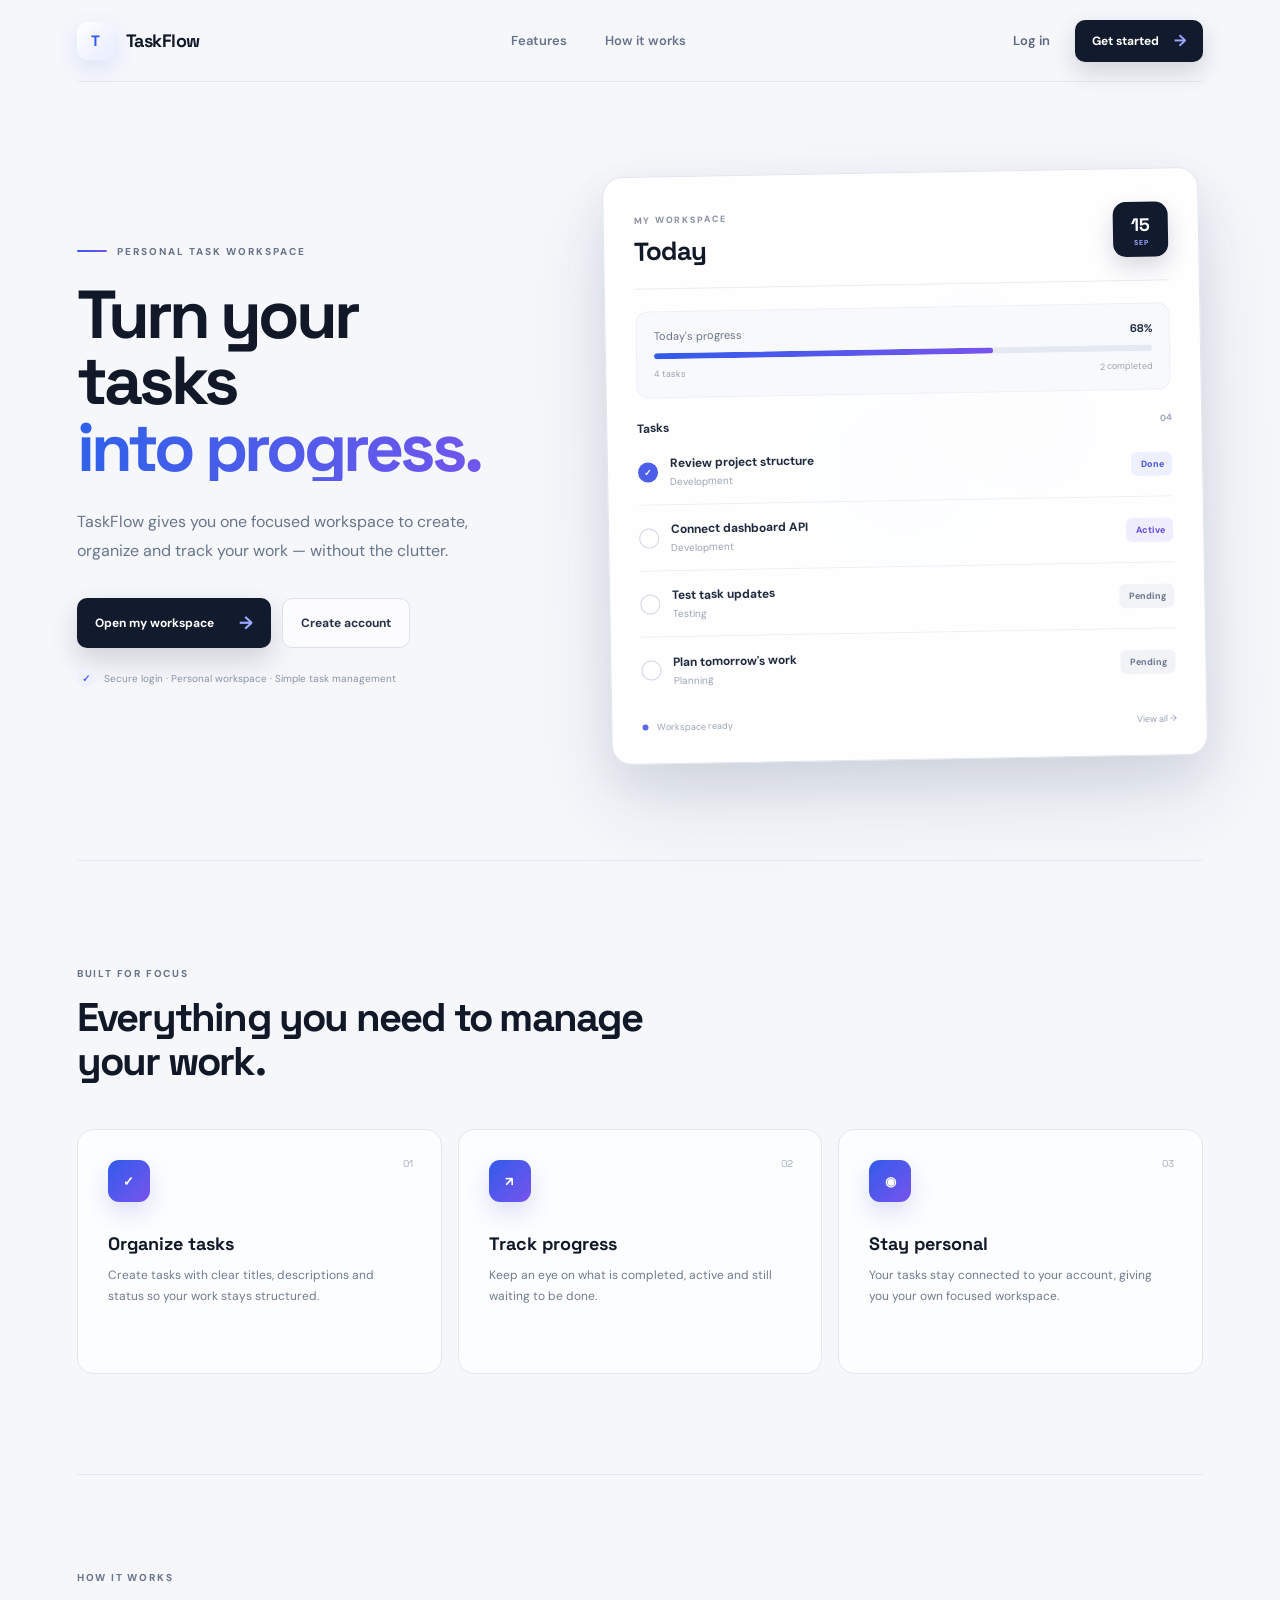
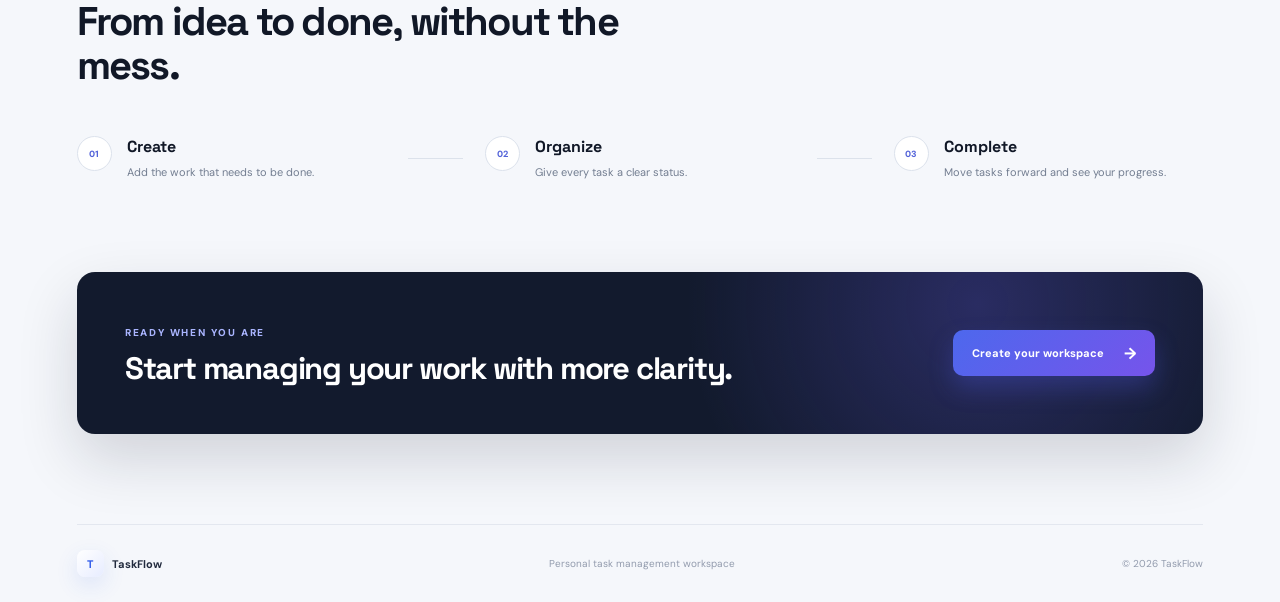
<file: src/main/webapp/index.html>
<!DOCTYPE html>
<html lang="en">
<head>
    <meta charset="UTF-8">
    <meta name="viewport" content="width=device-width, initial-scale=1.0">

    <title>TaskFlow | Organize Work Better</title>
    <script>
(function () {
    var theme = localStorage.getItem("taskflowTheme") || "system";

    if (theme === "dark") {
        document.documentElement.setAttribute("data-theme", "dark");
    } else if (theme === "light") {
        document.documentElement.setAttribute("data-theme", "light");
    } else {
        document.documentElement.setAttribute(
            "data-theme",
            window.matchMedia("(prefers-color-scheme: dark)").matches
                ? "dark"
                : "light"
        );
    }
})();
</script>

    <link rel="stylesheet" href="style.css">
</head>

<body>

<div class="page">

    <!-- ================= NAVBAR ================= -->

    <header class="navbar">

        <a href="index.html" class="logo">
            <span class="logo-mark">T</span>
            <span class="logo-name">TaskFlow</span>
        </a>

        <nav class="nav-links">
            <a href="#features">Features</a>
            <a href="#workflow">How it works</a>
        </nav>

        <div class="nav-actions">
            <a href="login.html" class="login-btn">
                Log in
            </a>

            <a href="register.html" class="start-btn">
                Get started
                <span>→</span>
            </a>
        </div>

    </header>


    <!-- ================= HERO ================= -->

    <main>

        <section class="hero">

            <div class="hero-content">

                <div class="hero-label">
                    <span></span>
                    PERSONAL TASK WORKSPACE
                </div>

                <h1>
                    Turn your tasks
                    <strong>into progress.</strong>
                </h1>

                <p class="hero-text">
                    TaskFlow gives you one focused workspace to create,
                    organize and track your work — without the clutter.
                </p>

                <div class="hero-actions">

                    <a href="login.html" class="primary-action">
                        Open my workspace
                        <span>→</span>
                    </a>

                    <a href="register.html" class="secondary-action">
                        Create account
                    </a>

                </div>

                <div class="hero-note">
                    <span class="note-icon">✓</span>
                    Secure login · Personal workspace · Simple task management
                </div>

            </div>


            <!-- ================= PRODUCT PREVIEW ================= -->

            <div class="product-area">

                <div class="glow glow-one"></div>
                <div class="glow glow-two"></div>

                <div class="product-card">

                    <div class="product-top">

                        <div>
                            <span class="product-overline">
                                MY WORKSPACE
                            </span>

                            <h2>Today</h2>
                        </div>

                        <div class="date-box">
                            <strong>15</strong>
                            <span>SEP</span>
                        </div>

                    </div>


                    <!-- Progress -->

                    <div class="progress-card">

                        <div class="progress-top">
                            <span>Today's progress</span>
                            <strong>68%</strong>
                        </div>

                        <div class="progress-track">
                            <div class="progress-fill"></div>
                        </div>

                        <div class="progress-bottom">
                            <span>4 tasks</span>
                            <span>2 completed</span>
                        </div>

                    </div>


                    <!-- Tasks -->

                    <div class="task-section">

                        <div class="section-heading">
                            <span>Tasks</span>
                            <span class="task-total">04</span>
                        </div>


                        <div class="task completed">

                            <div class="task-check">
                                ✓
                            </div>

                            <div class="task-info">
                                <strong>Review project structure</strong>
                                <span>Development</span>
                            </div>

                            <span class="task-state done">
                                Done
                            </span>

                        </div>


                        <div class="task">

                            <div class="task-check empty"></div>

                            <div class="task-info">
                                <strong>Connect dashboard API</strong>
                                <span>Development</span>
                            </div>

                            <span class="task-state active">
                                Active
                            </span>

                        </div>


                        <div class="task">

                            <div class="task-check empty"></div>

                            <div class="task-info">
                                <strong>Test task updates</strong>
                                <span>Testing</span>
                            </div>

                            <span class="task-state pending">
                                Pending
                            </span>

                        </div>


                        <div class="task">

                            <div class="task-check empty"></div>

                            <div class="task-info">
                                <strong>Plan tomorrow's work</strong>
                                <span>Planning</span>
                            </div>

                            <span class="task-state pending">
                                Pending
                            </span>

                        </div>

                    </div>


                    <div class="product-footer">

                        <span>
                            <i></i>
                            Workspace ready
                        </span>

                        <span>
                            View all →
                        </span>

                    </div>

                </div>

            </div>

        </section>


        <!-- ================= FEATURES ================= -->

        <section class="features" id="features">

            <div class="section-intro">

                <span>BUILT FOR FOCUS</span>

                <h2>
                    Everything you need to
                    manage your work.
                </h2>

            </div>


            <div class="feature-grid">

                <article class="feature-card">

                    <span class="feature-number">01</span>

                    <div class="feature-icon">
                        ✓
                    </div>

                    <h3>Organize tasks</h3>

                    <p>
                        Create tasks with clear titles, descriptions
                        and status so your work stays structured.
                    </p>

                </article>


                <article class="feature-card">

                    <span class="feature-number">02</span>

                    <div class="feature-icon">
                        ↗
                    </div>

                    <h3>Track progress</h3>

                    <p>
                        Keep an eye on what is completed, active
                        and still waiting to be done.
                    </p>

                </article>


                <article class="feature-card">

                    <span class="feature-number">03</span>

                    <div class="feature-icon">
                        ◉
                    </div>

                    <h3>Stay personal</h3>

                    <p>
                        Your tasks stay connected to your account,
                        giving you your own focused workspace.
                    </p>

                </article>

            </div>

        </section>


        <!-- ================= WORKFLOW ================= -->

        <section class="workflow" id="workflow">

            <div class="workflow-heading">

                <span>HOW IT WORKS</span>

                <h2>
                    From idea to done,
                    without the mess.
                </h2>

            </div>


            <div class="workflow-steps">

                <div class="workflow-step">

                    <span class="step-number">01</span>

                    <div>
                        <h3>Create</h3>

                        <p>
                            Add the work that needs to be done.
                        </p>
                    </div>

                </div>


                <div class="workflow-line"></div>


                <div class="workflow-step">

                    <span class="step-number">02</span>

                    <div>
                        <h3>Organize</h3>

                        <p>
                            Give every task a clear status.
                        </p>
                    </div>

                </div>


                <div class="workflow-line"></div>


                <div class="workflow-step">

                    <span class="step-number">03</span>

                    <div>
                        <h3>Complete</h3>

                        <p>
                            Move tasks forward and see your progress.
                        </p>
                    </div>

                </div>

            </div>

        </section>


        <!-- ================= CTA ================= -->

        <section class="final-cta">

            <div>

                <span>READY WHEN YOU ARE</span>

                <h2>
                    Start managing your work
                    with more clarity.
                </h2>

            </div>

            <a href="register.html">
                Create your workspace
                <span>→</span>
            </a>

        </section>

    </main>


    <!-- ================= FOOTER ================= -->

    <footer class="footer">

        <div class="footer-brand">

            <span class="logo-mark small">T</span>

            <span>TaskFlow</span>

        </div>

        <p>
            Personal task management workspace
        </p>

        <span>
            © 2026 TaskFlow
        </span>

    </footer>

</div>

</body>
</html>
</file>
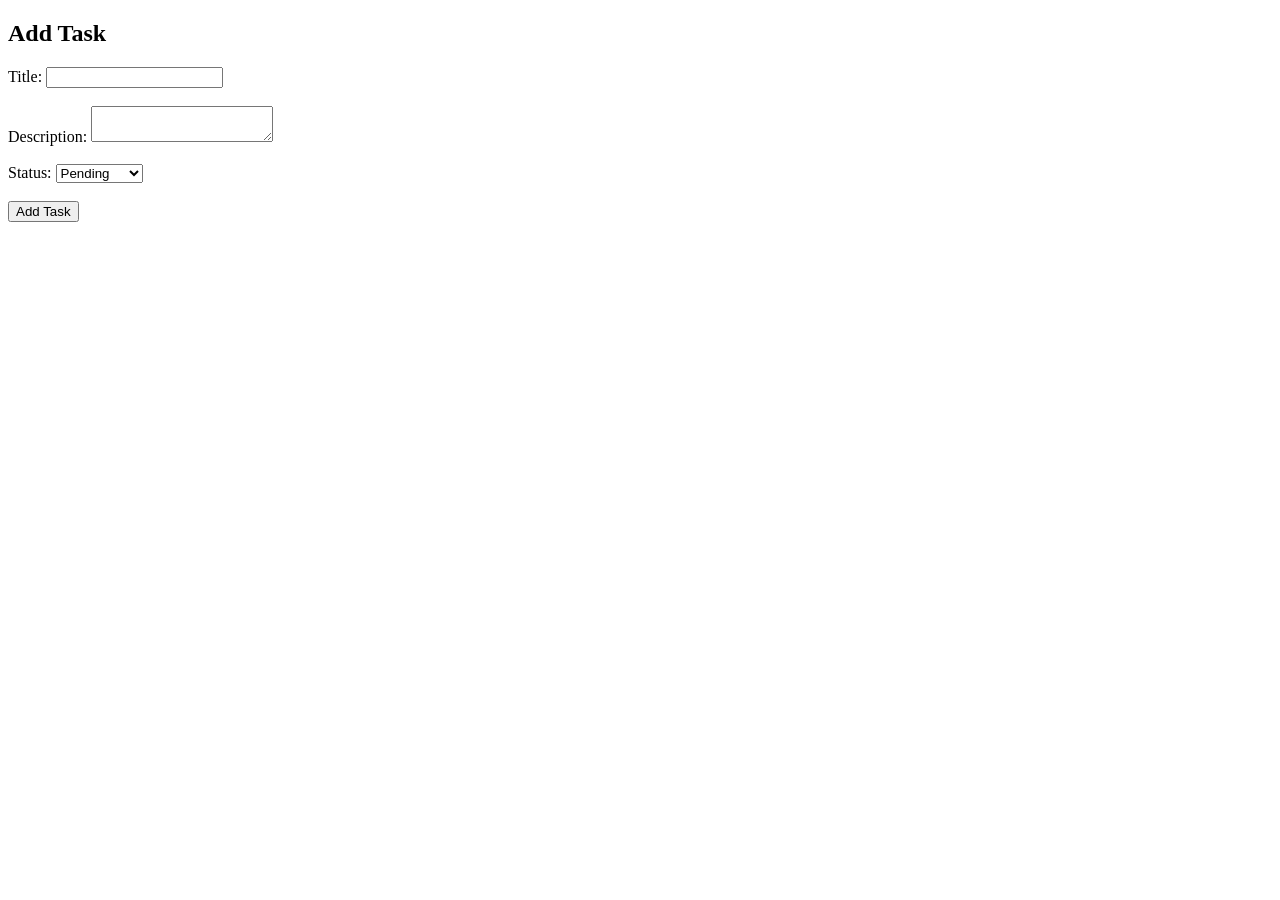
<file: src/main/webapp/addtask.html>
<!DOCTYPE html>
<html>
<head>
    <title>Add Task</title>
</head>
<body>

    <h2>Add Task</h2>

    <form action="tasks" method="post">

        <label>Title:</label>
        <input type="text" name="title" required>
        <br><br>

        <label>Description:</label>
        <textarea name="description"></textarea>
        <br><br>

        <label>Status:</label>
        <select name="status">
            <option value="pending">Pending</option>
            <option value="completed">Completed</option>
        </select>
        <br><br>

        <button type="submit">Add Task</button>

    </form>

</body>
</html>
</file>
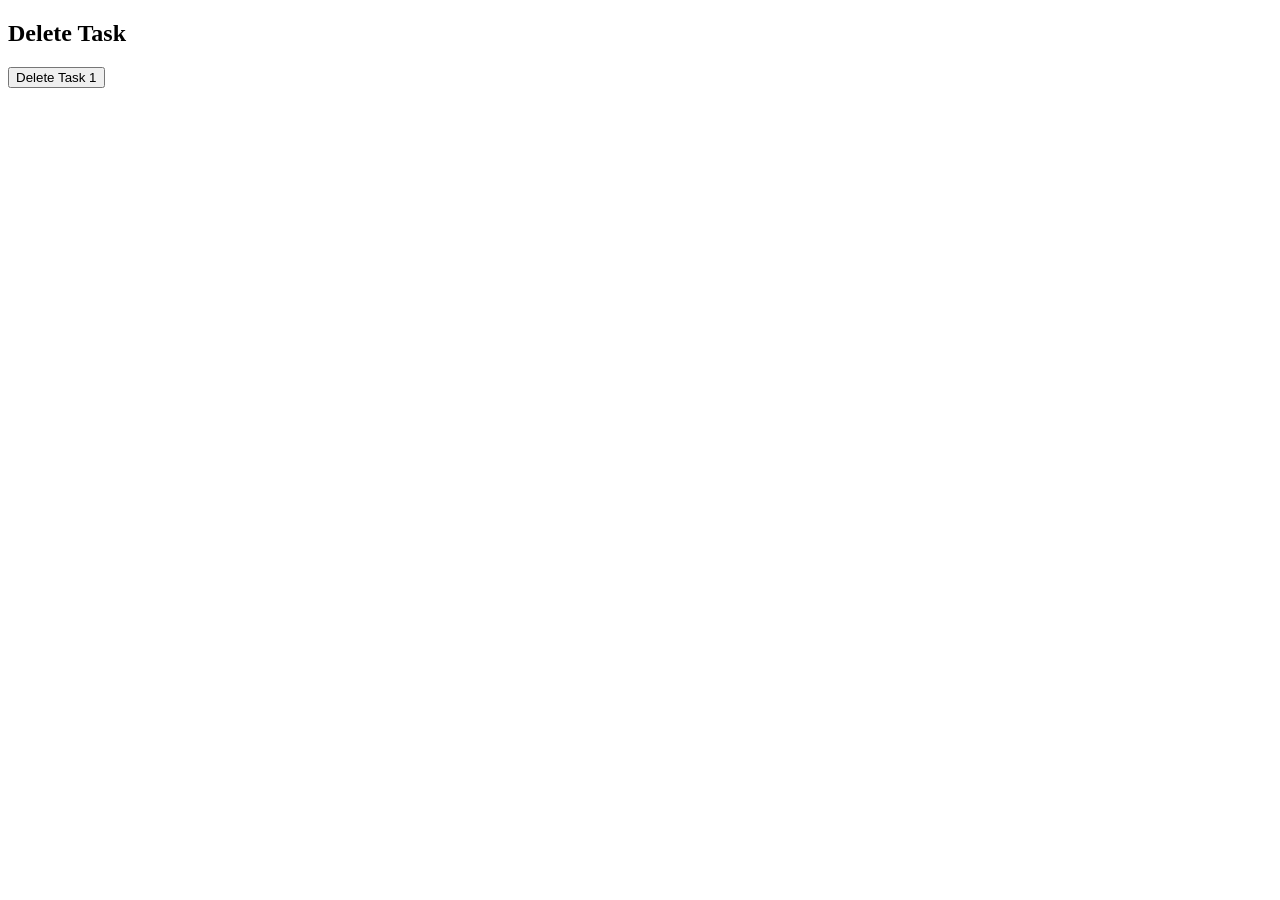
<file: src/main/webapp/deleteTask.html>
<!DOCTYPE html>
<html>
<head>
    <title>Delete Task</title>
</head>
<body>

    <h2>Delete Task</h2>

    <button onclick="deleteTask()">Delete Task 1</button>

    <p id="result"></p>

    <script>

        function deleteTask() {

            fetch("tasks/1", {

                method: "DELETE"

            })
            .then(response => response.text())
            .then(data => {

                document.getElementById("result").innerText = data;

            })
            .catch(error => {

                document.getElementById("result").innerText =
                    "Error: " + error;

            });
        }

    </script>

</body>
</html>
</file>
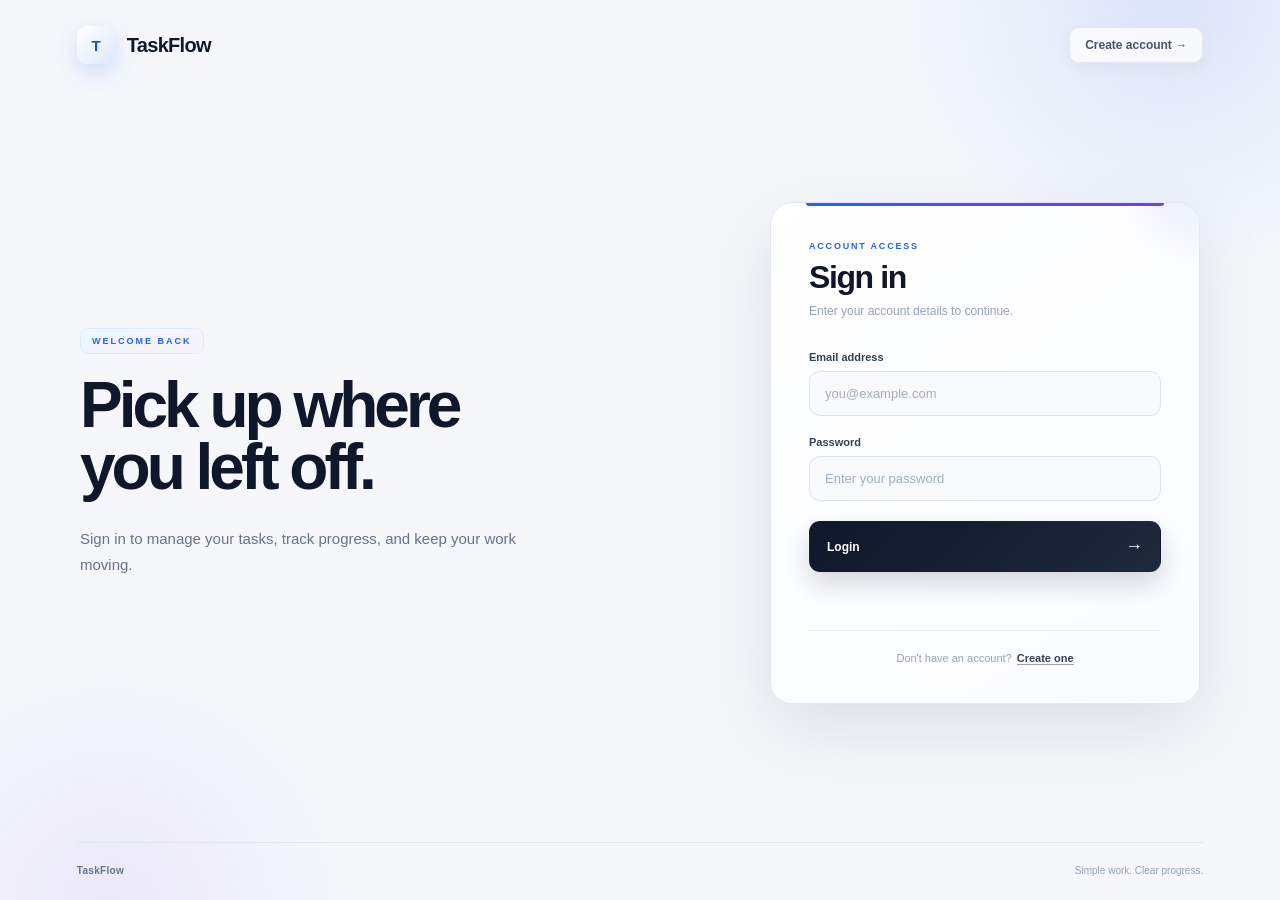
<file: src/main/webapp/login.html>
<!DOCTYPE html>
<html lang="en">
<head>
    <meta charset="UTF-8">
    <meta name="viewport" content="width=device-width, initial-scale=1.0">

    <title>TaskFlow — login</title>

    <link rel="stylesheet" href="login.css">
</head>

<body>

    <main class="login-page">

        <!-- Product Header -->
        <header class="login-header">
            <a href="index.html" class="brand">
                <span class="brand-mark">T</span>
                <span>TaskFlow</span>
            </a>

            <a href="register.html" class="create-link">
                Create account →
            </a>
        </header>


        <!-- Login Area -->
        <section class="login-content">

            <div class="login-intro">
                <span class="eyebrow">WELCOME BACK</span>

                <h1>
                    Pick up where<br>
                    you left off.
                </h1>

                <p>
                    Sign in to manage your tasks, track progress,
                    and keep your work moving.
                </p>
            </div>


            <!-- Login Card -->
            <div class="login-card">

                <div class="card-heading">
                    <span class="card-label">ACCOUNT ACCESS</span>
                    <h2>Sign in</h2>
                    <p>Enter your account details to continue.</p>
                </div>

                <form id="loginForm">

                    <div class="input-group">
                        <label for="email">Email address</label>

                        <input
                            type="email"
                            id="email"
                            name="email"
                            placeholder="you@example.com"
                            required
                        >
                    </div>


                    <div class="input-group">
                        <label for="password">Password</label>

                        <input
                            type="password"
                            id="password"
                            name="password"
                            placeholder="Enter your password"
                            required
                        >
                    </div>


                    <button type="submit" class="login-button">
                        Login
                        <span>→</span>
                    </button>

                </form>


                <div id="message" class="message"></div>


                <div class="register-prompt">
                    <span>Don't have an account?</span>
                    <a href="register.html">Create one</a>
                </div>

            </div>

        </section>


        <!-- Bottom Info -->
        <footer class="login-footer">
            <span>TaskFlow</span>
            <span>Simple work. Clear progress.</span>
        </footer>

    </main>


    <script src="script.js"></script>

</body>
</html>
</file>
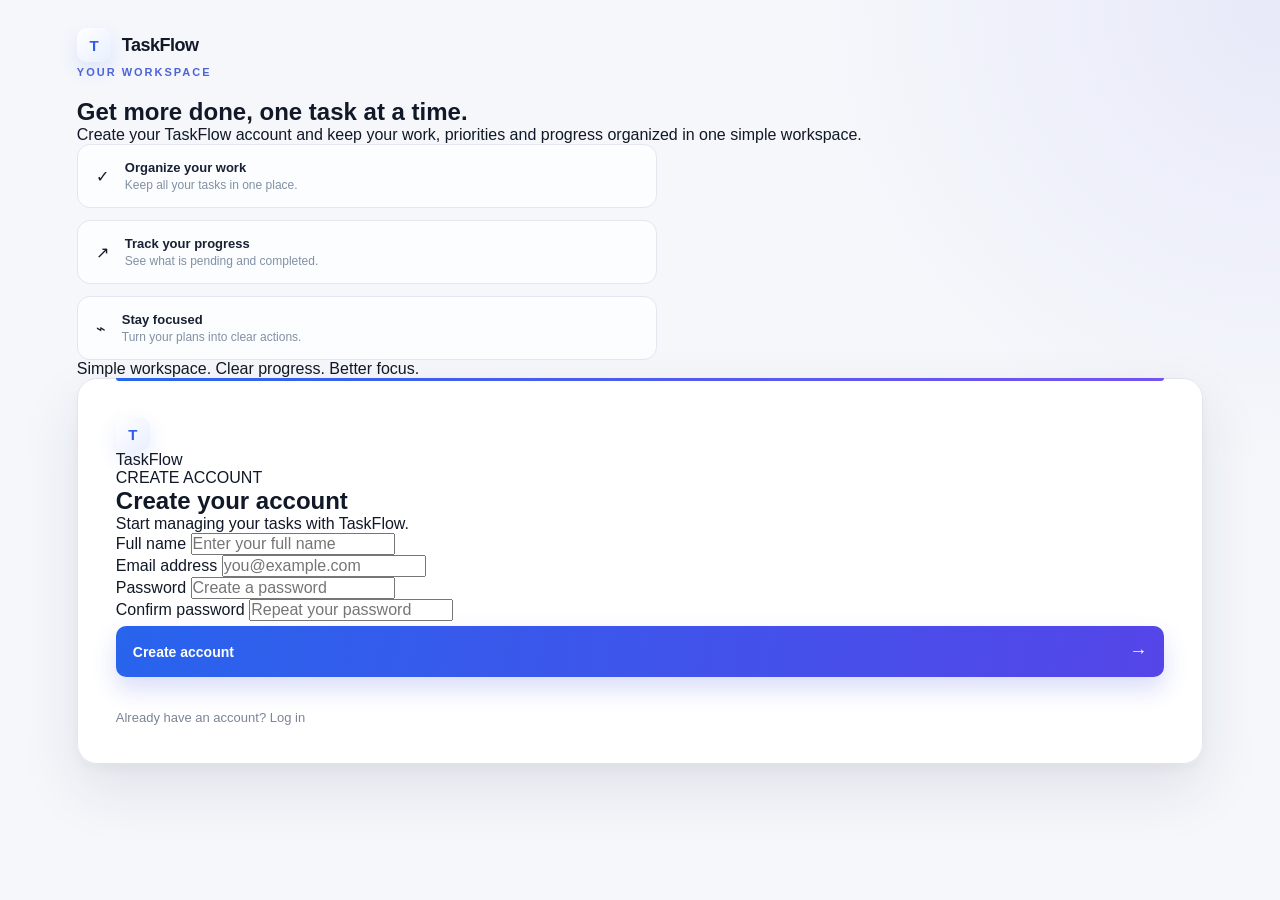
<file: src/main/webapp/register-test.html>
<!DOCTYPE html>
<html lang="en">
<head>
    <meta charset="UTF-8">
    <meta name="viewport" content="width=device-width, initial-scale=1.0">

    <title>TaskFlow — Register</title>

    <link rel="stylesheet" href="register.css">
</head>

<body>

    <main class="register-page">

        <!-- Left information section -->
        <section class="register-info">

            <div class="brand">
                <div class="brand-mark">T</div>
                <span>TaskFlow</span>
            </div>

            <div class="info-content">
                <span class="eyebrow">YOUR WORKSPACE</span>

                <h1>
                    Get more done,
                    <span>one task at a time.</span>
                </h1>

                <p>
                    Create your TaskFlow account and keep your work,
                    priorities and progress organized in one simple workspace.
                </p>

                <div class="feature-list">

                    <div class="feature-item">
                        <div class="feature-icon">✓</div>
                        <div>
                            <strong>Organize your work</strong>
                            <span>Keep all your tasks in one place.</span>
                        </div>
                    </div>

                    <div class="feature-item">
                        <div class="feature-icon">↗</div>
                        <div>
                            <strong>Track your progress</strong>
                            <span>See what is pending and completed.</span>
                        </div>
                    </div>

                    <div class="feature-item">
                        <div class="feature-icon">⌁</div>
                        <div>
                            <strong>Stay focused</strong>
                            <span>Turn your plans into clear actions.</span>
                        </div>
                    </div>

                </div>
            </div>

            <div class="info-footer">
                <span>Simple workspace.</span>
                <span>Clear progress.</span>
                <span>Better focus.</span>
            </div>

        </section>


        <!-- Register form section -->
        <section class="register-form-section">

            <div class="register-card">

                <div class="mobile-brand">
                    <div class="brand-mark">T</div>
                    <span>TaskFlow</span>
                </div>

                <div class="form-heading">
                    <span class="form-label">CREATE ACCOUNT</span>

                    <h2>Create your account</h2>

                    <p>
                        Start managing your tasks with TaskFlow.
                    </p>
                </div>


                <form id="registerForm">

                    <!-- Full Name -->
                    <div class="form-group">
                        <label for="name">Full name</label>

                        <input
                            type="text"
                            id="name"
                            name="name"
                            placeholder="Enter your full name"
                            autocomplete="name"
                            required
                        >
                    </div>


                    <!-- Email -->
                    <div class="form-group">
                        <label for="email">Email address</label>

                        <input
                            type="email"
                            id="email"
                            name="email"
                            placeholder="you@example.com"
                            autocomplete="email"
                            required
                        >
                    </div>


                    <!-- Password -->
                    <div class="form-group">
                        <label for="password">Password</label>

                        <input
                            type="password"
                            id="password"
                            name="password"
                            placeholder="Create a password"
                            autocomplete="new-password"
                            required
                        >
                    </div>


                    <!-- Confirm Password -->
                    <div class="form-group">
                        <label for="confirmPassword">Confirm password</label>

                        <input
                            type="password"
                            id="confirmPassword"
                            name="confirmPassword"
                            placeholder="Repeat your password"
                            autocomplete="new-password"
                            required
                        >
                    </div>


                    <button type="submit" class="register-button">
                        <span>Create account</span>
                        <span class="button-arrow">→</span>
                    </button>

                    <div id="message" class="message"></div>

                </form>


                <div class="login-link">
                    Already have an account?
                    <a href="login.html">Log in</a>
                </div>

            </div>

        </section>

    </main>


    <script src="script.js"></script>

</body>
</html>
</file>
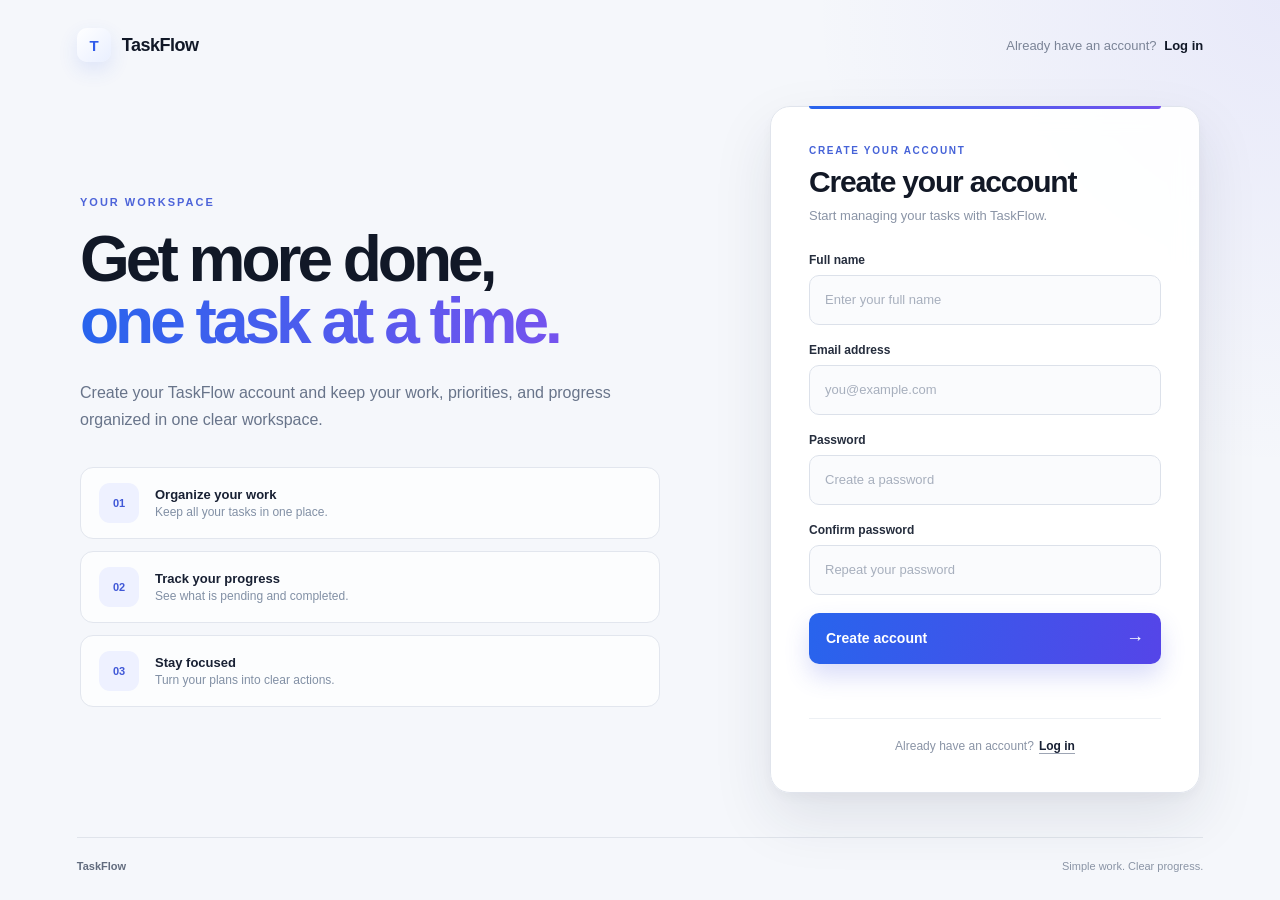
<file: src/main/webapp/register.html>
<!DOCTYPE html>
<html lang="en">

<head>
    <meta charset="UTF-8">
    <meta name="viewport" content="width=device-width, initial-scale=1.0">

    <title>TaskFlow — Register</title>
    <script>
(function () {
    var theme = localStorage.getItem("taskflowTheme") || "system";

    if (theme === "dark") {
        document.documentElement.setAttribute("data-theme", "dark");
    } else if (theme === "light") {
        document.documentElement.setAttribute("data-theme", "light");
    } else {
        document.documentElement.setAttribute(
            "data-theme",
            window.matchMedia("(prefers-color-scheme: dark)").matches
                ? "dark"
                : "light"
        );
    }
})();
</script>

    <link rel="stylesheet" href="register.css">
</head>

<body>

    <main class="register-page">

        <!-- Header -->
        <header class="register-header">

            <a href="index.html" class="brand">
                <span class="brand-mark">T</span>
                <span>TaskFlow</span>
            </a>

            <a href="login.html" class="login-link">
                Already have an account? <strong>Log in</strong>
            </a>

        </header>


        <!-- Main Content -->
        <section class="register-content">

            <!-- Left Intro -->
            <div class="register-intro">

                <span class="eyebrow">YOUR WORKSPACE</span>

                <h1>
                    Get more done,<br>
                    <span>one task at a time.</span>
                </h1>

                <p>
                    Create your TaskFlow account and keep your work,
                    priorities, and progress organized in one clear workspace.
                </p>


                <div class="feature-list">

                    <div class="feature-item">
                        <div class="feature-number">01</div>

                        <div>
                            <strong>Organize your work</strong>
                            <span>Keep all your tasks in one place.</span>
                        </div>
                    </div>


                    <div class="feature-item">
                        <div class="feature-number">02</div>

                        <div>
                            <strong>Track your progress</strong>
                            <span>See what is pending and completed.</span>
                        </div>
                    </div>


                    <div class="feature-item">
                        <div class="feature-number">03</div>

                        <div>
                            <strong>Stay focused</strong>
                            <span>Turn your plans into clear actions.</span>
                        </div>
                    </div>

                </div>

            </div>


            <!-- Register Card -->
            <div class="register-card">

                <div class="card-heading">

                    <span class="card-label">CREATE YOUR ACCOUNT</span>

                    <h2>Create your account</h2>

                    <p>
                        Start managing your tasks with TaskFlow.
                    </p>

                </div>


                <form id="registerForm">

                    <div class="input-group">

                        <label for="name">Full name</label>

                        <input
                            type="text"
                            id="name"
                            name="name"
                            placeholder="Enter your full name"
                            required
                        >

                    </div>


                    <div class="input-group">

                        <label for="email">Email address</label>

                        <input
                            type="email"
                            id="email"
                            name="email"
                            placeholder="you@example.com"
                            required
                        >

                    </div>


                    <div class="input-group">

                        <label for="password">Password</label>

                        <input
                            type="password"
                            id="password"
                            name="password"
                            placeholder="Create a password"
                            required
                        >

                    </div>


                    <div class="input-group">

                        <label for="confirmPassword">Confirm password</label>

                        <input
                            type="password"
                            id="confirmPassword"
                            name="confirmPassword"
                            placeholder="Repeat your password"
                            required
                        >

                    </div>


                    <button type="submit" class="register-button">

                        <span>Create account</span>

                        <span class="button-arrow">→</span>

                    </button>

                </form>


                <div id="message" class="message"></div>


                <div class="login-prompt">

                    <span>Already have an account?</span>

                    <a href="login.html">Log in</a>

                </div>

            </div>

        </section>


        <!-- Footer -->
        <footer class="register-footer">

            <span>TaskFlow</span>

            <span>Simple work. Clear progress.</span>

        </footer>

    </main>


    <script src="script.js"></script>

</body>

</html>
</file>
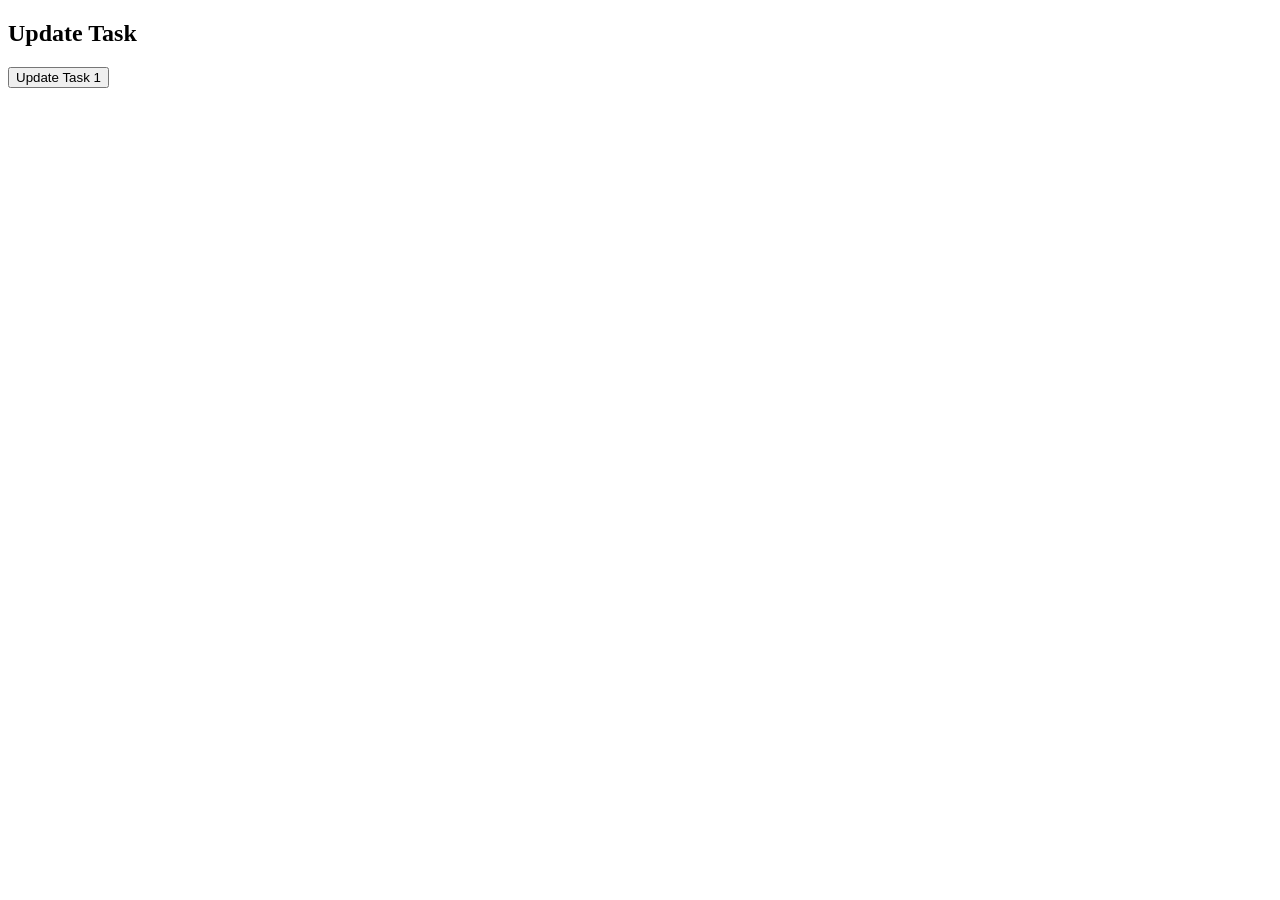
<file: src/main/webapp/updateTask.html>
<!DOCTYPE html>
<html>
<head>
    <title>Update Task</title>
</head>
<body>

    <h2>Update Task</h2>

    <button onclick="updateTask()">Update Task 1</button>

    <p id="result"></p>

    <script>

        function updateTask() {

            fetch("tasks/1", {

                method: "PUT",

                headers: {
                    "Content-Type": "application/x-www-form-urlencoded"
                },

                body:
                    "title=Complete DSA"
                    + "&description=Practice linked list properly"
                    + "&status=completed"

            })
            .then(response => response.text())
            .then(data => {

                document.getElementById("result").innerText = data;

            })
            .catch(error => {

                document.getElementById("result").innerText =
                    "Error: " + error;

            });
        }

    </script>

</body>
</html>
</file>
<file: src/main/webapp/style.css>
@import url('https://fonts.googleapis.com/css2?family=DM+Sans:wght@400;500;600;700&family=Space+Grotesk:wght@500;600;700&display=swap');


/* =========================
   RESET
========================= */

* {
    margin: 0;
    padding: 0;
    box-sizing: border-box;
}

html {
    scroll-behavior: smooth;
}

body {
    min-height: 100vh;
    background: #f5f7fb;
    color: #111827;
    font-family: "DM Sans", sans-serif;
}

a {
    color: inherit;
    text-decoration: none;
}

.page {
    width: 100%;
    overflow: hidden;
}


/* =========================
   NAVBAR
========================= */

.navbar {
    width: 88%;
    max-width: 1380px;
    height: 82px;
    margin: auto;

    display: flex;
    align-items: center;
    justify-content: space-between;

    border-bottom: 1px solid #e5e9f1;
}

.logo {
    display: flex;
    align-items: center;
    gap: 11px;
}

.logo-mark {
    width: 38px;
    height: 38px;

    display: flex;
    align-items: center;
    justify-content: center;

    border-radius: 11px;

    background: linear-gradient(
        135deg,
        #ffffff,
        #e7ecff
    );

    color: #315bea;

    box-shadow:
        0 8px 22px rgba(49, 91, 234, 0.13);

    font-family: "Space Grotesk", sans-serif;
    font-size: 15px;
    font-weight: 700;
}

.logo-name {
    font-family: "Space Grotesk", sans-serif;
    font-size: 18px;
    font-weight: 700;
    letter-spacing: -0.5px;
}

.nav-links {
    display: flex;
    align-items: center;
    gap: 38px;
}

.nav-links a {
    position: relative;

    color: #68738a;

    font-size: 13px;
    font-weight: 600;

    transition: color 0.25s ease;
}

.nav-links a::after {
    content: "";

    position: absolute;
    left: 0;
    bottom: -9px;

    width: 0;
    height: 2px;

    border-radius: 10px;

    background: #4d5ee8;

    transition: width 0.25s ease;
}

.nav-links a:hover {
    color: #111827;
}

.nav-links a:hover::after {
    width: 100%;
}

.nav-actions {
    display: flex;
    align-items: center;
    gap: 10px;
}

.login-btn {
    padding: 11px 15px;

    color: #5d687e;

    font-size: 13px;
    font-weight: 600;

    transition: color 0.2s ease;
}

.login-btn:hover {
    color: #315bea;
}

.start-btn {
    height: 42px;
    padding: 0 17px;

    display: flex;
    align-items: center;
    gap: 15px;

    border-radius: 10px;

    background: #121a2d;
    color: #ffffff;

    font-size: 12px;
    font-weight: 700;

    box-shadow:
        0 10px 24px rgba(18, 26, 45, 0.16);

    transition:
        transform 0.2s ease,
        box-shadow 0.2s ease;
}

.start-btn span {
    font-size: 16px;
    color: #9aa9ff;
}

.start-btn:hover {
    transform: translateY(-2px);

    box-shadow:
        0 14px 30px rgba(18, 26, 45, 0.22);
}


/* =========================
   HERO
========================= */

.hero {
    width: 88%;
    max-width: 1380px;

    min-height: 700px;

    margin: auto;

    display: grid;
    grid-template-columns: 0.86fr 1.14fr;

    align-items: center;

    gap: 80px;

    padding: 90px 0 100px;
}


/* =========================
   HERO CONTENT
========================= */

.hero-content {
    max-width: 580px;

    position: relative;
    z-index: 3;
}

.hero-label {
    display: flex;
    align-items: center;
    gap: 10px;

    margin-bottom: 24px;

    color: #69748a;

    font-size: 10px;
    font-weight: 800;

    letter-spacing: 2px;
}

.hero-label span {
    width: 30px;
    height: 2px;

    border-radius: 10px;

    background: linear-gradient(
        90deg,
        #315bea,
        #7755ed
    );
}

.hero h1 {
    max-width: 620px;

    margin-bottom: 27px;

    font-family: "Space Grotesk", sans-serif;

    font-size: clamp(50px, 5.3vw, 76px);

    line-height: 0.98;

    letter-spacing: -4px;

    font-weight: 700;
}

.hero h1 strong {
    display: block;

    background: linear-gradient(
        100deg,
        #2f62e9,
        #7854ed
    );

    -webkit-background-clip: text;
    background-clip: text;

    -webkit-text-fill-color: transparent;
}

.hero-text {
    max-width: 500px;

    margin-bottom: 32px;

    color: #69758b;

    font-size: 16px;

    line-height: 1.8;
}

.hero-actions {
    display: flex;
    align-items: center;
    gap: 11px;
}

.primary-action {
    height: 50px;

    padding: 0 18px;

    display: flex;
    align-items: center;
    gap: 25px;

    border-radius: 10px;

    background: #121a2d;
    color: #ffffff;

    font-size: 12px;
    font-weight: 700;

    box-shadow:
        0 12px 28px rgba(18, 26, 45, 0.17);

    transition:
        transform 0.2s ease,
        box-shadow 0.2s ease;
}

.primary-action span {
    color: #9aa9ff;
    font-size: 18px;
}

.primary-action:hover {
    transform: translateY(-3px);

    box-shadow:
        0 18px 36px rgba(18, 26, 45, 0.23);
}

.secondary-action {
    height: 50px;

    padding: 0 18px;

    display: flex;
    align-items: center;

    border: 1px solid #dce2ed;

    border-radius: 10px;

    background: rgba(255, 255, 255, 0.7);

    color: #273248;

    font-size: 12px;
    font-weight: 700;

    transition:
        border-color 0.2s ease,
        background 0.2s ease,
        transform 0.2s ease;
}

.secondary-action:hover {
    background: #ffffff;
    border-color: #c9d2e5;
    transform: translateY(-2px);
}

.hero-note {
    display: flex;
    align-items: center;
    gap: 9px;

    margin-top: 21px;

    color: #8993a6;

    font-size: 10px;
}

.note-icon {
    width: 18px;
    height: 18px;

    display: flex;
    align-items: center;
    justify-content: center;

    border-radius: 50%;

    background: #eef1ff;
    color: #4d5ee8;

    font-size: 10px;
    font-weight: 800;
}


/* =========================
   PRODUCT AREA
========================= */

.product-area {
    min-height: 530px;

    position: relative;

    display: flex;
    align-items: center;
    justify-content: center;
}

.glow {
    position: absolute;

    border-radius: 50%;

    filter: blur(1px);

    pointer-events: none;
}

.glow-one {
    width: 390px;
    height: 390px;

    background: radial-gradient(
        circle,
        rgba(91, 104, 232, 0.14),
        rgba(91, 104, 232, 0)
    );
}

.glow-two {
    width: 250px;
    height: 250px;

    background: radial-gradient(
        circle,
        rgba(125, 84, 237, 0.12),
        rgba(125, 84, 237, 0)
    );

    transform: translate(130px, -100px);
}


/* =========================
   PRODUCT CARD
========================= */

.product-card {
    position: relative;
    z-index: 3;

    width: min(610px, 100%);

    padding: 30px;

    border: 1px solid #e0e5ee;

    border-radius: 20px;

    background: rgba(255, 255, 255, 0.94);

    box-shadow:
        0 20px 45px rgba(31, 43, 72, 0.08),
        0 40px 90px rgba(31, 43, 72, 0.11);

    transform: rotate(-1deg);

    transition:
        transform 0.4s ease,
        box-shadow 0.4s ease;
}

.product-card:hover {
    transform: rotate(0deg) translateY(-7px);

    box-shadow:
        0 25px 55px rgba(31, 43, 72, 0.1),
        0 45px 100px rgba(31, 43, 72, 0.14);
}


/* =========================
   PRODUCT HEADER
========================= */

.product-top {
    display: flex;
    align-items: center;
    justify-content: space-between;

    padding-bottom: 20px;

    border-bottom: 1px solid #e8ebf1;
}

.product-overline {
    color: #8993a6;

    font-size: 9px;
    font-weight: 800;

    letter-spacing: 1.7px;
}

.product-top h2 {
    margin-top: 6px;

    font-family: "Space Grotesk", sans-serif;

    font-size: 26px;

    letter-spacing: -1px;
}

.date-box {
    width: 55px;
    height: 55px;

    display: flex;
    flex-direction: column;
    align-items: center;
    justify-content: center;

    border-radius: 13px;

    background: #121a2d;
    color: #ffffff;

    box-shadow:
        0 10px 22px rgba(18, 26, 45, 0.16);
}

.date-box strong {
    font-family: "Space Grotesk", sans-serif;
    font-size: 18px;
}

.date-box span {
    margin-top: 2px;

    color: #9ca9ff;

    font-size: 7px;
    font-weight: 800;

    letter-spacing: 1px;
}


/* =========================
   PROGRESS
========================= */

.progress-card {
    margin: 22px 0;

    padding: 17px;

    border: 1px solid #edf0f5;

    border-radius: 12px;

    background: #f8f9fc;
}

.progress-top {
    display: flex;
    justify-content: space-between;

    margin-bottom: 10px;

    color: #68738a;

    font-size: 11px;
}

.progress-top strong {
    color: #202a3e;

    font-family: "Space Grotesk", sans-serif;
}

.progress-track {
    width: 100%;
    height: 6px;

    overflow: hidden;

    border-radius: 20px;

    background: #e4e8f0;
}

.progress-fill {
    width: 68%;
    height: 100%;

    border-radius: inherit;

    background: linear-gradient(
        90deg,
        #315bea,
        #7854ed
    );
}

.progress-bottom {
    display: flex;
    justify-content: space-between;

    margin-top: 9px;

    color: #9aa3b4;

    font-size: 9px;
}


/* =========================
   TASKS
========================= */

.section-heading {
    display: flex;
    justify-content: space-between;

    margin-bottom: 3px;

    color: #202a3e;

    font-size: 12px;
    font-weight: 700;
}

.task-total {
    color: #9aa3b4;
    font-size: 9px;
}

.task {
    min-height: 66px;

    display: flex;
    align-items: center;

    gap: 12px;

    border-bottom: 1px solid #edf0f4;

    transition:
        padding 0.2s ease,
        background 0.2s ease;
}

.task:last-child {
    border-bottom: none;
}

.task:hover {
    padding-left: 7px;
    background: #fafbfe;
}

.task-check {
    width: 20px;
    height: 20px;

    flex-shrink: 0;

    display: flex;
    align-items: center;
    justify-content: center;

    border-radius: 50%;

    background: #4d5ee8;
    color: #ffffff;

    font-size: 9px;
    font-weight: 800;
}

.task-check.empty {
    border: 1px solid #cfd6e2;
    background: #ffffff;
}

.task-info {
    flex: 1;
    min-width: 0;
}

.task-info strong {
    display: block;

    overflow: hidden;

    color: #202a3e;

    font-size: 12px;
    font-weight: 700;

    white-space: nowrap;
    text-overflow: ellipsis;
}

.task-info span {
    display: block;

    margin-top: 4px;

    color: #9aa3b4;

    font-size: 10px;
}

.task-state {
    padding: 6px 9px;

    border-radius: 6px;

    font-size: 9px;
    font-weight: 800;
}

.task-state.done {
    color: #4658d8;
    background: #eef0ff;
}

.task-state.active {
    color: #6651d9;
    background: #f0edff;
}

.task-state.pending {
    color: #6f7890;
    background: #f1f3f7;
}


/* =========================
   PRODUCT FOOTER
========================= */

.product-footer {
    display: flex;
    justify-content: space-between;

    padding-top: 18px;

    color: #9aa3b4;

    font-size: 9px;
}

.product-footer i {
    display: inline-block;

    width: 6px;
    height: 6px;

    margin-right: 6px;

    border-radius: 50%;

    background: #5b6ae8;
}


/* =========================
   FEATURES
========================= */

.features {
    width: 88%;
    max-width: 1380px;

    margin: auto;

    padding: 100px 0;

    border-top: 1px solid #e3e7ef;
}

.section-intro > span,
.workflow-heading > span,
.final-cta > div > span {
    color: #69748a;

    font-size: 10px;
    font-weight: 800;

    letter-spacing: 1.8px;
}

.section-intro h2,
.workflow-heading h2 {
    max-width: 610px;

    margin-top: 14px;

    font-family: "Space Grotesk", sans-serif;

    font-size: 40px;

    line-height: 1.1;

    letter-spacing: -1.8px;
}

.feature-grid {
    display: grid;

    grid-template-columns: repeat(3, 1fr);

    gap: 16px;

    margin-top: 45px;
}

.feature-card {
    position: relative;

    min-height: 245px;

    padding: 30px;

    border: 1px solid #e2e7ef;

    border-radius: 16px;

    background: rgba(255, 255, 255, 0.72);

    transition:
        transform 0.25s ease,
        box-shadow 0.25s ease,
        border-color 0.25s ease;
}

.feature-card:hover {
    transform: translateY(-7px);

    border-color: #d2d9e7;

    box-shadow:
        0 20px 45px rgba(31, 43, 72, 0.08);
}

.feature-number {
    position: absolute;

    top: 27px;
    right: 28px;

    color: #a6afbf;

    font-family: "Space Grotesk", sans-serif;

    font-size: 10px;
}

.feature-icon {
    width: 42px;
    height: 42px;

    display: flex;
    align-items: center;
    justify-content: center;

    margin-bottom: 30px;

    border-radius: 11px;

    background: linear-gradient(
        135deg,
        #315bea,
        #7854ed
    );

    color: white;

    font-size: 13px;
    font-weight: 800;

    box-shadow:
        0 10px 22px rgba(78, 91, 226, 0.18);
}

.feature-card h3 {
    margin-bottom: 10px;

    font-family: "Space Grotesk", sans-serif;

    font-size: 18px;
}

.feature-card p {
    max-width: 300px;

    color: #707b90;

    font-size: 12px;

    line-height: 1.75;
}


/* =========================
   WORKFLOW
========================= */

.workflow {
    width: 88%;
    max-width: 1380px;

    margin: auto;

    padding: 90px 0;

    border-top: 1px solid #e3e7ef;
}

.workflow-steps {
    margin-top: 48px;

    display: flex;
    align-items: center;

    gap: 22px;
}

.workflow-step {
    flex: 1;

    display: flex;
    align-items: flex-start;

    gap: 15px;
}

.step-number {
    width: 35px;
    height: 35px;

    flex-shrink: 0;

    display: flex;
    align-items: center;
    justify-content: center;

    border: 1px solid #dce2ec;

    border-radius: 50%;

    background: white;

    color: #5363d9;

    font-size: 9px;
    font-weight: 800;
}

.workflow-step h3 {
    margin-bottom: 6px;

    font-family: "Space Grotesk", sans-serif;

    font-size: 16px;
}

.workflow-step p {
    color: #737e91;

    font-size: 11px;

    line-height: 1.7;
}

.workflow-line {
    width: 55px;
    height: 1px;

    flex-shrink: 0;

    background: #dce2eb;
}


/* =========================
   FINAL CTA
========================= */

.final-cta {
    width: 88%;
    max-width: 1380px;

    margin: 0 auto 90px;

    padding: 48px;

    display: flex;
    align-items: center;
    justify-content: space-between;

    border-radius: 18px;

    background:
        radial-gradient(
            circle at 80% 20%,
            rgba(103, 91, 235, 0.28),
            transparent 32%
        ),
        #121a2d;

    color: white;

    box-shadow:
        0 25px 60px rgba(18, 26, 45, 0.16);
}

.final-cta > div > span {
    color: #aab5ff;
}

.final-cta h2 {
    max-width: 650px;

    margin-top: 10px;

    font-family: "Space Grotesk", sans-serif;

    font-size: 31px;

    line-height: 1.15;

    letter-spacing: -1.2px;
}

.final-cta > a {
    height: 46px;

    padding: 0 19px;

    display: flex;
    align-items: center;

    gap: 20px;

    border-radius: 10px;

    background: linear-gradient(
        135deg,
        #4d68ed,
        #7654eb
    );

    color: white;

    font-size: 11px;
    font-weight: 800;

    white-space: nowrap;

    box-shadow:
        0 12px 25px rgba(78, 91, 226, 0.3);

    transition:
        transform 0.2s ease,
        box-shadow 0.2s ease;
}

.final-cta > a:hover {
    transform: translateY(-3px);

    box-shadow:
        0 17px 32px rgba(78, 91, 226, 0.4);
}

.final-cta > a span {
    font-size: 16px;
}


/* =========================
   FOOTER
========================= */

.footer {
    width: 88%;
    max-width: 1380px;

    min-height: 78px;

    margin: auto;

    display: flex;
    align-items: center;
    justify-content: space-between;

    border-top: 1px solid #e3e7ef;

    color: #929bad;

    font-size: 10px;
}

.footer-brand {
    display: flex;
    align-items: center;

    gap: 8px;

    color: #222b3e;

    font-size: 11px;
    font-weight: 700;
}

.footer .small {
    width: 27px;
    height: 27px;

    border-radius: 8px;

    font-size: 11px;
}


/* =========================
   RESPONSIVE
========================= */

@media (max-width: 1050px) {

    .hero {
        grid-template-columns: 1fr;

        gap: 60px;

        padding-top: 70px;
    }

    .hero-content {
        max-width: 700px;
    }

    .product-area {
        min-height: 500px;
    }

    .product-card {
        max-width: 650px;
    }
}


@media (max-width: 700px) {

    .navbar {
        width: 90%;
        height: 72px;
    }

    .nav-links {
        display: none;
    }

    .navbar {
        justify-content: space-between;
    }

    .hero {
        width: 90%;

        padding: 55px 0 75px;
    }

    .hero h1 {
        font-size: 47px;
        letter-spacing: -2.7px;
    }

    .hero-text {
        font-size: 14px;
    }

    .hero-actions {
        flex-direction: column;
        align-items: stretch;
    }

    .primary-action,
    .secondary-action {
        justify-content: center;
    }

    .product-area {
        min-height: auto;
    }

    .glow {
        display: none;
    }

    .product-card {
        padding: 21px;

        transform: none;
    }

    .product-card:hover {
        transform: translateY(-3px);
    }

    .task-state {
        display: none;
    }

    .features,
    .workflow {
        width: 90%;
    }

    .section-intro h2,
    .workflow-heading h2 {
        font-size: 34px;
    }

    .feature-grid {
        grid-template-columns: 1fr;
    }

    .workflow-steps {
        flex-direction: column;
        align-items: stretch;
    }

    .workflow-line {
        width: 1px;
        height: 25px;

        margin-left: 17px;
    }

    .final-cta {
        width: 90%;

        flex-direction: column;
        align-items: flex-start;

        gap: 28px;

        padding: 32px 27px;
    }

    .final-cta h2 {
        font-size: 26px;
    }

    .footer {
        width: 90%;
    }

    .footer > p {
        display: none;
    }
}


@media (max-width: 430px) {

    .logo-name {
        font-size: 15px;
    }

    .login-btn {
        padding: 8px;
    }

    .start-btn {
        height: 39px;
        padding: 0 11px;
    }

    .hero h1 {
        font-size: 40px;
    }

    .product-top h2 {
        font-size: 22px;
    }

    .final-cta h2 {
        font-size: 23px;
    }
}
/* =========================
   DARK THEME
========================= */

html[data-theme="dark"] body {
    background: #0b1020;
    color: #f1f5ff;
}

html[data-theme="dark"] .page {
    background: #0b1020;
}

html[data-theme="dark"] .navbar {
    border-color: #252f46;
}

html[data-theme="dark"] .logo-name {
    color: #f3f6ff;
}

html[data-theme="dark"] .logo-mark {
    background: linear-gradient(135deg, #18213b, #111a31);
    color: #91a4ff;
}

html[data-theme="dark"] .nav-links a {
    color: #8995ab;
}

html[data-theme="dark"] .nav-links a:hover {
    color: #f1f5ff;
}

html[data-theme="dark"] .login-btn {
    color: #9aa5ba;
}

html[data-theme="dark"] .login-btn:hover {
    color: #8da2ff;
}

html[data-theme="dark"] .hero h1 {
    color: #f3f6ff;
}

html[data-theme="dark"] .hero-text {
    color: #9ba7bd;
}

html[data-theme="dark"] .hero-label {
    color: #8d99ae;
}

html[data-theme="dark"] .secondary-action {
    background: rgba(20, 29, 48, 0.8);
    border-color: #303c57;
    color: #e5eaff;
}

html[data-theme="dark"] .secondary-action:hover {
    background: #18223a;
    border-color: #435276;
}

html[data-theme="dark"] .hero-note {
    color: #7f8ba1;
}

html[data-theme="dark"] .note-icon {
    background: #1a2546;
    color: #8da2ff;
}

html[data-theme="dark"] .product-card {
    background: rgba(17, 24, 41, 0.96);
    border-color: #29344d;
    box-shadow:
        0 20px 45px rgba(0, 0, 0, 0.3),
        0 40px 90px rgba(0, 0, 0, 0.35);
}

html[data-theme="dark"] .product-top {
    border-color: #29344a;
}

html[data-theme="dark"] .product-overline {
    color: #7f8ba1;
}

html[data-theme="dark"] .product-top h2 {
    color: #f2f5ff;
}

html[data-theme="dark"] .progress-card {
    background: #11192c;
    border-color: #29344d;
}

html[data-theme="dark"] .progress-top {
    color: #929db2;
}

html[data-theme="dark"] .progress-top strong {
    color: #e8edfa;
}

html[data-theme="dark"] .progress-track {
    background: #28334b;
}

html[data-theme="dark"] .progress-bottom {
    color: #77849a;
}

html[data-theme="dark"] .section-heading {
    color: #e8edfa;
}

html[data-theme="dark"] .task {
    border-color: #29344a;
}

html[data-theme="dark"] .task:hover {
    background: #121b2f;
}

html[data-theme="dark"] .task-info strong {
    color: #e9edfa;
}

html[data-theme="dark"] .task-info span {
    color: #7f8ba1;
}

html[data-theme="dark"] .task-check.empty {
    background: #11192c;
    border-color: #43506a;
}

html[data-theme="dark"] .features,
html[data-theme="dark"] .workflow {
    border-color: #252f46;
}

html[data-theme="dark"] .section-intro h2,
html[data-theme="dark"] .workflow-heading h2 {
    color: #f2f5ff;
}

html[data-theme="dark"] .feature-card {
    background: rgba(18, 26, 45, 0.75);
    border-color: #29344b;
}

html[data-theme="dark"] .feature-card:hover {
    border-color: #3b4b6d;
    box-shadow: 0 20px 45px rgba(0, 0, 0, 0.3);
}

html[data-theme="dark"] .feature-card h3 {
    color: #edf1ff;
}

html[data-theme="dark"] .feature-card p {
    color: #8b97ac;
}

html[data-theme="dark"] .workflow-step h3 {
    color: #edf1ff;
}

html[data-theme="dark"] .workflow-step p {
    color: #8995aa;
}

html[data-theme="dark"] .step-number {
    background: #11192c;
    border-color: #34415d;
    color: #91a4ff;
}

html[data-theme="dark"] .workflow-line {
    background: #34415d;
}

html[data-theme="dark"] .footer {
    border-color: #252f46;
    color: #78849a;
}

html[data-theme="dark"] .footer-brand {
    color: #dbe2f2;
}
</file>
<file: src/main/webapp/login.css>
/* =========================================================
   TASKFLOW — PREMIUM LOGIN
   SaaS / Product-Level UI
========================================================= */


/* =========================================================
   1. DESIGN SYSTEM
========================================================= */

:root {
    --bg: #f5f7fb;
    --surface: #ffffff;
    --surface-soft: #f8faff;

    --text: #0f172a;
    --text-soft: #64748b;
    --text-muted: #94a3b8;

    --border: #e3e8f1;
    --border-strong: #d7deea;

    --primary: #2563eb;
    --primary-dark: #1d4ed8;
    --primary-soft: #eff6ff;

    --violet: #7c3aed;
    --violet-soft: #f5f3ff;

    --danger: #dc2626;
    --success: #16a34a;

    --sidebar: #0b1220;

    --shadow-sm:
        0 4px 15px rgba(15, 23, 42, 0.04);

    --shadow-md:
        0 15px 40px rgba(15, 23, 42, 0.08);

    --shadow-lg:
        0 30px 80px rgba(15, 23, 42, 0.14);

    --radius-sm: 10px;
    --radius-md: 15px;
    --radius-lg: 22px;
}


/* =========================================================
   2. RESET
========================================================= */

* {
    margin: 0;
    padding: 0;
    box-sizing: border-box;
}

html {
    scroll-behavior: smooth;
}

body {
    font-family: "DM Sans", "Inter", Arial, sans-serif;
    background: var(--bg);
    color: var(--text);
    min-height: 100vh;
    overflow-x: hidden;
}

button,
input {
    font: inherit;
}

button {
    cursor: pointer;
}

a {
    color: inherit;
    text-decoration: none;
}


/* =========================================================
   3. PAGE
========================================================= */

.login-page {
    min-height: 100vh;

    padding: 26px 6% 24px;

    display: flex;
    flex-direction: column;

    position: relative;
    overflow: hidden;
}


/* top ambient glow */

.login-page::before {
    content: "";

    position: fixed;

    width: 560px;
    height: 560px;

    top: -280px;
    right: -170px;

    border-radius: 50%;

    background:
        radial-gradient(
            circle,
            rgba(37, 99, 235, 0.12),
            transparent 68%
        );

    pointer-events: none;

    z-index: 0;
}


/* bottom ambient glow */

.login-page::after {
    content: "";

    position: fixed;

    width: 480px;
    height: 480px;

    bottom: -250px;
    left: -130px;

    border-radius: 50%;

    background:
        radial-gradient(
            circle,
            rgba(124, 58, 237, 0.08),
            transparent 70%
        );

    pointer-events: none;

    z-index: 0;
}


/* =========================================================
   4. HEADER
========================================================= */

.login-header {
    width: 100%;

    display: flex;
    align-items: center;
    justify-content: space-between;

    position: relative;
    z-index: 5;
}


/* =========================================================
   5. BRAND
========================================================= */

.login-header .brand {
    display: flex;
    align-items: center;

    gap: 12px;

    font-family:
        "Space Grotesk",
        "DM Sans",
        Arial,
        sans-serif;

    font-size: 20px;
    font-weight: 750;

    letter-spacing: -0.7px;
}

.login-header .brand-mark {
    width: 38px;
    height: 38px;

    display: flex;
    align-items: center;
    justify-content: center;

    border-radius: 11px;

    background:
        linear-gradient(
            135deg,
            #ffffff,
            #dbeafe
        );

    color: #1d4ed8;

    font-size: 15px;
    font-weight: 800;

    box-shadow:
        0 8px 22px rgba(37, 99, 235, 0.18);

    transition:
        transform 0.25s ease,
        box-shadow 0.25s ease;
}

.login-header .brand:hover .brand-mark {
    transform: translateY(-2px) rotate(-2deg);

    box-shadow:
        0 12px 28px rgba(37, 99, 235, 0.24);
}


/* =========================================================
   6. CREATE ACCOUNT LINK
========================================================= */

.create-link {
    padding: 10px 15px;

    border: 1px solid var(--border);

    border-radius: 10px;

    background: rgba(255, 255, 255, 0.72);

    color: #475569;

    font-size: 12px;
    font-weight: 700;

    box-shadow: var(--shadow-sm);

    backdrop-filter: blur(12px);

    transition:
        background 0.2s ease,
        color 0.2s ease,
        border-color 0.2s ease,
        transform 0.2s ease;
}

.create-link:hover {
    background: #ffffff;

    color: var(--primary);

    border-color: #bfdbfe;

    transform: translateY(-2px);

    box-shadow:
        0 8px 22px rgba(37, 99, 235, 0.10);
}


/* =========================================================
   7. MAIN CONTENT
========================================================= */

.login-content {
    width: min(1120px, 100%);

    margin: auto;

    display: grid;

    grid-template-columns:
        minmax(0, 1fr)
        430px;

    gap: 95px;

    align-items: center;

    position: relative;
    z-index: 2;
}


/* =========================================================
   8. LOGIN INTRO
========================================================= */

.login-intro {
    max-width: 560px;
}

.eyebrow {
    display: inline-flex;
    align-items: center;

    margin-bottom: 20px;

    padding: 7px 11px;

    border: 1px solid #dbeafe;

    border-radius: 8px;

    background:
        linear-gradient(
            135deg,
            #eff6ff,
            #f5f3ff
        );

    color: var(--primary);

    font-size: 9px;
    font-weight: 800;

    letter-spacing: 2px;
}

.login-intro h1 {
    font-family:
        "Space Grotesk",
        "DM Sans",
        Arial,
        sans-serif;

    font-size: clamp(48px, 5vw, 72px);

    line-height: 0.98;

    letter-spacing: -4px;

    font-weight: 750;

    color: #0f172a;

    margin-bottom: 27px;
}

.login-intro p {
    max-width: 470px;

    color: #64748b;

    font-size: 15px;

    line-height: 1.75;
}


/* =========================================================
   9. LOGIN CARD
========================================================= */

.login-card {
    width: 100%;

    padding: 38px;

    position: relative;

    background:
        linear-gradient(
            145deg,
            #ffffff,
            #f9fbff
        );

    border: 1px solid #e1e7f0;

    border-radius: 22px;

    box-shadow:
        0 25px 70px rgba(15, 23, 42, 0.10);

    overflow: hidden;

    animation:
        loginCardIn 0.7s
        cubic-bezier(.2, .8, .2, 1)
        both;
}


/* premium top accent */

.login-card::before {
    content: "";

    position: absolute;

    top: 0;
    left: 35px;
    right: 35px;

    height: 3px;

    background:
        linear-gradient(
            90deg,
            #2563eb,
            #7c3aed
        );

    border-radius:
        0 0 8px 8px;
}


/* subtle card glow */

.login-card::after {
    content: "";

    position: absolute;

    width: 180px;
    height: 180px;

    top: -110px;
    right: -90px;

    border-radius: 50%;

    background:
        radial-gradient(
            circle,
            rgba(37, 99, 235, 0.10),
            transparent 70%
        );

    pointer-events: none;
}


/* =========================================================
   10. CARD HEADING
========================================================= */

.card-heading {
    margin-bottom: 30px;

    position: relative;
    z-index: 1;
}

.card-label {
    display: block;

    margin-bottom: 10px;

    color: var(--primary);

    font-size: 9px;

    font-weight: 800;

    letter-spacing: 1.8px;
}

.card-heading h2 {
    font-family:
        "Space Grotesk",
        "DM Sans",
        Arial,
        sans-serif;

    color: #0f172a;

    font-size: 32px;

    line-height: 1;

    letter-spacing: -1.4px;

    margin-bottom: 9px;
}

.card-heading p {
    color: #94a3b8;

    font-size: 12px;

    line-height: 1.6;
}


/* =========================================================
   11. FORM
========================================================= */

#loginForm {
    position: relative;
    z-index: 1;
}


/* =========================================================
   12. INPUT GROUP
========================================================= */

.input-group {
    margin-bottom: 20px;
}

.input-group label {
    display: block;

    margin-bottom: 8px;

    color: #334155;

    font-size: 11px;

    font-weight: 750;
}


/* =========================================================
   13. INPUT
========================================================= */

.input-group input {
    width: 100%;

    padding: 14px 15px;

    border: 1px solid #dce3ed;

    border-radius: 11px;

    background: #f8fafc;

    color: #172033;

    font-size: 13px;

    outline: none;

    transition:
        background 0.2s ease,
        border-color 0.2s ease,
        box-shadow 0.2s ease,
        transform 0.2s ease;
}

.input-group input::placeholder {
    color: #a0aec0;
}

.input-group input:hover {
    border-color: #cbd5e1;
}

.input-group input:focus {
    background: #ffffff;

    border-color: #2563eb;

    box-shadow:
        0 0 0 4px rgba(37, 99, 235, 0.09);

    transform: translateY(-1px);
}


/* =========================================================
   14. LOGIN BUTTON
========================================================= */

.login-button {
    width: 100%;

    margin-top: 5px;

    padding: 14px 17px;

    border: 1px solid transparent;

    border-radius: 11px;

    background:
        linear-gradient(
            135deg,
            #0f172a,
            #1e293b
        );

    color: #ffffff;

    display: flex;

    align-items: center;

    justify-content: space-between;

    font-size: 12px;

    font-weight: 750;

    box-shadow:
        0 12px 25px rgba(15, 23, 42, 0.16);

    transition:
        transform 0.25s ease,
        box-shadow 0.25s ease,
        background 0.25s ease;
}

.login-button span {
    font-size: 18px;

    transition:
        transform 0.25s ease;
}

.login-button:hover {
    background:
        linear-gradient(
            135deg,
            #1d4ed8,
            #4f46e5
        );

    transform: translateY(-2px);

    box-shadow:
        0 16px 32px rgba(37, 99, 235, 0.22);
}

.login-button:hover span {
    transform: translateX(5px);
}

.login-button:active {
    transform: translateY(0);
}


/* =========================================================
   15. MESSAGE
========================================================= */

.message {
    min-height: 22px;

    margin-top: 14px;

    font-size: 12px;

    line-height: 1.5;
}

.success-message {
    color: var(--success);
}

.error-message {
    color: var(--danger);
}


/* =========================================================
   16. REGISTER PROMPT
========================================================= */

.register-prompt {
    margin-top: 22px;

    padding-top: 21px;

    border-top:
        1px solid #e9edf3;

    display: flex;

    justify-content: center;

    gap: 5px;

    color: #94a3b8;

    font-size: 11px;
}

.register-prompt a {
    color: #334155;

    font-weight: 750;

    border-bottom:
        1px solid #94a3b8;

    transition:
        color 0.2s ease,
        border-color 0.2s ease;
}

.register-prompt a:hover {
    color: var(--primary);

    border-color: var(--primary);
}


/* =========================================================
   17. FOOTER
========================================================= */

.login-footer {
    width: 100%;

    display: flex;

    align-items: center;

    justify-content: space-between;

    padding-top: 22px;

    border-top:
        1px solid #e1e6ef;

    color: #94a3b8;

    font-size: 10px;

    position: relative;
    z-index: 2;
}

.login-footer span:first-child {
    color: #64748b;

    font-weight: 800;

    letter-spacing: 0.3px;
}


/* =========================================================
   18. CARD ANIMATION
========================================================= */

@keyframes loginCardIn {

    from {
        opacity: 0;

        transform:
            translateY(22px)
            scale(0.98);
    }

    to {
        opacity: 1;

        transform:
            translateY(0)
            scale(1);
    }
}


/* =========================================================
   19. DARK THEME
========================================================= */

html[data-theme="dark"] body {
    background: #080d18;

    color: #f8fafc;
}

html[data-theme="dark"] .login-page {
    background:
        radial-gradient(
            circle at 80% 0%,
            rgba(37, 99, 235, 0.08),
            transparent 32%
        ),
        #080d18;
}

html[data-theme="dark"] .login-page::before {
    background:
        radial-gradient(
            circle,
            rgba(37, 99, 235, 0.13),
            transparent 70%
        );
}

html[data-theme="dark"] .login-page::after {
    background:
        radial-gradient(
            circle,
            rgba(124, 58, 237, 0.10),
            transparent 70%
        );
}


/* dark brand */

html[data-theme="dark"] .login-header .brand {
    color: #f8fafc;
}

html[data-theme="dark"] .login-header .brand-mark {
    background:
        linear-gradient(
            135deg,
            #172554,
            #1e1b4b
        );

    color: #60a5fa;

    border: 1px solid #273b69;
}

html[data-theme="dark"] .create-link {
    background: rgba(15, 23, 42, 0.72);

    border-color: #263248;

    color: #94a3b8;
}

html[data-theme="dark"] .create-link:hover {
    background: #111827;

    color: #60a5fa;

    border-color: #334155;
}


/* dark intro */

html[data-theme="dark"] .eyebrow {
    background:
        linear-gradient(
            135deg,
            #172554,
            #1e1b4b
        );

    border-color: #273b69;

    color: #60a5fa;
}

html[data-theme="dark"] .login-intro h1 {
    color: #f8fafc;
}

html[data-theme="dark"] .login-intro p {
    color: #94a3b8;
}


/* dark card */

html[data-theme="dark"] .login-card {
    background:
        linear-gradient(
            145deg,
            #111827,
            #0f172a
        );

    border-color: #263248;

    box-shadow:
        0 30px 80px rgba(0, 0, 0, 0.35);
}

html[data-theme="dark"] .login-card::after {
    background:
        radial-gradient(
            circle,
            rgba(37, 99, 235, 0.12),
            transparent 70%
        );
}

html[data-theme="dark"] .card-label {
    color: #60a5fa;
}

html[data-theme="dark"] .card-heading h2 {
    color: #f8fafc;
}

html[data-theme="dark"] .card-heading p {
    color: #64748b;
}


/* dark inputs */

html[data-theme="dark"] .input-group label {
    color: #cbd5e1;
}

html[data-theme="dark"] .input-group input {
    background: #0b1220;

    border-color: #334155;

    color: #f1f5f9;
}

html[data-theme="dark"] .input-group input::placeholder {
    color: #64748b;
}

html[data-theme="dark"] .input-group input:hover {
    border-color: #475569;
}

html[data-theme="dark"] .input-group input:focus {
    background: #0f172a;

    border-color: #3b82f6;

    box-shadow:
        0 0 0 4px rgba(37, 99, 235, 0.12);
}


/* dark button */

html[data-theme="dark"] .login-button {
    background:
        linear-gradient(
            135deg,
            #2563eb,
            #4f46e5
        );

    box-shadow:
        0 12px 30px rgba(37, 99, 235, 0.22);
}

html[data-theme="dark"] .login-button:hover {
    background:
        linear-gradient(
            135deg,
            #1d4ed8,
            #4338ca
        );
}


/* dark register */

html[data-theme="dark"] .register-prompt {
    border-top-color: #263248;

    color: #64748b;
}

html[data-theme="dark"] .register-prompt a {
    color: #cbd5e1;

    border-color: #475569;
}

html[data-theme="dark"] .register-prompt a:hover {
    color: #60a5fa;

    border-color: #60a5fa;
}


/* dark footer */

html[data-theme="dark"] .login-footer {
    border-top-color: #263248;

    color: #64748b;
}

html[data-theme="dark"] .login-footer span:first-child {
    color: #94a3b8;
}


/* =========================================================
   20. TABLET
========================================================= */

@media (max-width: 950px) {

    .login-content {
        grid-template-columns:
            minmax(0, 1fr)
            390px;

        gap: 55px;
    }

    .login-intro h1 {
        font-size: 56px;

        letter-spacing: -3px;
    }
}


/* =========================================================
   21. SMALL TABLET
========================================================= */

@media (max-width: 800px) {

    .login-content {
        grid-template-columns: 1fr;

        gap: 45px;

        padding:
            70px 0;
    }

    .login-intro {
        max-width: 620px;
    }

    .login-intro h1 {
        font-size: 52px;
    }

    .login-card {
        max-width: 520px;
    }
}


/* =========================================================
   22. MOBILE
========================================================= */

@media (max-width: 550px) {

    .login-page {
        padding:
            20px
            20px
            18px;
    }

    .login-header .brand {
        font-size: 18px;
    }

    .login-header .brand-mark {
        width: 34px;
        height: 34px;

        border-radius: 10px;
    }

    .create-link {
        padding: 8px 11px;

        font-size: 10px;
    }

    .login-content {
        padding:
            55px 0
            45px;

        gap: 35px;
    }

    .eyebrow {
        margin-bottom: 16px;

        font-size: 8px;
    }

    .login-intro h1 {
        font-size: 43px;

        letter-spacing: -2.6px;

        margin-bottom: 20px;
    }

    .login-intro p {
        font-size: 13px;

        line-height: 1.7;
    }

    .login-card {
        padding: 30px 22px;

        border-radius: 18px;
    }

    .login-card::before {
        left: 22px;
        right: 22px;
    }

    .card-heading {
        margin-bottom: 25px;
    }

    .card-heading h2 {
        font-size: 28px;
    }

    .input-group {
        margin-bottom: 17px;
    }

    .login-button {
        padding: 14px 15px;
    }

    .login-footer {
        font-size: 9px;
    }
}


/* =========================================================
   23. VERY SMALL MOBILE
========================================================= */

@media (max-width: 380px) {

    .login-header .brand span:last-child {
        display: none;
    }

    .create-link {
        font-size: 9px;
    }

    .login-intro h1 {
        font-size: 37px;

        letter-spacing: -2.2px;
    }

    .login-card {
        padding:
            27px 18px;
    }

    .login-card::before {
        left: 18px;
        right: 18px;
    }

    .register-prompt {
        flex-direction: column;

        align-items: center;

        gap: 5px;
    }
}
</file>
<file: src/main/webapp/register.css>
* {
    margin: 0;
    padding: 0;
    box-sizing: border-box;
}


body {
    font-family: "Inter", "Segoe UI", Arial, sans-serif;
    background: #f5f7fb;
    color: #111827;
}


a {
    text-decoration: none;
    color: inherit;
}


button,
input {
    font: inherit;
}


/* =========================
   PAGE
========================= */

.register-page {
    min-height: 100vh;
    padding: 28px 6%;

    display: flex;
    flex-direction: column;

    background:
        radial-gradient(
            circle at 100% 0%,
            rgba(79, 70, 229, 0.08),
            transparent 30%
        ),
        #f5f7fb;
}


/* =========================
   HEADER
========================= */

.register-header {
    display: flex;
    align-items: center;
    justify-content: space-between;
}


.brand {
    display: flex;
    align-items: center;
    gap: 11px;

    font-size: 18px;
    font-weight: 750;
    letter-spacing: -0.5px;
}


.brand-mark {
    width: 34px;
    height: 34px;

    display: flex;
    align-items: center;
    justify-content: center;

    border-radius: 10px;

    background: linear-gradient(
        135deg,
        #ffffff,
        #e9efff
    );

    color: #315bea;

    font-size: 15px;
    font-weight: 800;

    box-shadow:
        0 8px 20px rgba(49, 91, 234, 0.12);
}


.login-link {
    font-size: 13px;
    color: #7b8497;

    transition: 0.2s ease;
}


.login-link strong {
    color: #111827;
    font-weight: 750;
    margin-left: 4px;
}


.login-link:hover {
    color: #315bea;
}


/* =========================
   MAIN CONTENT
========================= */

.register-content {
    width: min(100%, 1120px);

    margin: auto;

    display: grid;

    grid-template-columns:
        minmax(0, 1fr)
        430px;

    gap: 100px;

    align-items: center;
}


/* =========================
   LEFT INTRO
========================= */

.register-intro {
    max-width: 620px;
}


.eyebrow {
    display: inline-block;

    margin-bottom: 20px;

    font-size: 11px;
    font-weight: 800;

    letter-spacing: 2px;

    color: #4d64d9;
}


.register-intro h1 {
    font-size: clamp(48px, 5vw, 70px);

    line-height: 0.98;

    letter-spacing: -4px;

    color: #111827;

    margin-bottom: 26px;
}


.register-intro h1 span {
    background: linear-gradient(
        90deg,
        #2864ed,
        #7553ee
    );

    -webkit-background-clip: text;
    background-clip: text;

    color: transparent;
}


.register-intro p {
    max-width: 570px;

    font-size: 16px;

    line-height: 1.7;

    color: #68748a;

    margin-bottom: 34px;
}


/* =========================
   FEATURES
========================= */

.feature-list {
    display: flex;
    flex-direction: column;
    gap: 12px;

    max-width: 580px;
}


.feature-item {
    display: flex;
    align-items: center;

    gap: 16px;

    padding: 15px 18px;

    background: rgba(255, 255, 255, 0.72);

    border: 1px solid #e2e6ee;

    border-radius: 13px;

    transition:
        transform 0.25s ease,
        box-shadow 0.25s ease,
        border-color 0.25s ease;
}


.feature-item:hover {
    transform: translateX(5px);

    border-color: #d3daf0;

    box-shadow:
        0 12px 28px rgba(25, 38, 68, 0.07);
}


.feature-number {
    width: 40px;
    height: 40px;

    flex-shrink: 0;

    display: flex;
    align-items: center;
    justify-content: center;

    border-radius: 11px;

    background: #eef1ff;

    color: #4058d7;

    font-size: 11px;
    font-weight: 800;
}


.feature-item div:last-child {
    display: flex;
    flex-direction: column;

    gap: 3px;
}


.feature-item strong {
    font-size: 13px;

    color: #182033;

    font-weight: 750;
}


.feature-item span {
    font-size: 12px;

    color: #8290a5;
}


/* =========================
   REGISTER CARD
========================= */

.register-card {
    position: relative;

    width: 100%;

    padding: 38px;

    background: rgba(255, 255, 255, 0.94);

    border: 1px solid #e0e4ec;

    border-radius: 20px;

    box-shadow:
        0 25px 60px rgba(30, 42, 70, 0.10),
        0 5px 15px rgba(30, 42, 70, 0.04);

    backdrop-filter: blur(12px);
}


/* Premium top line */

.register-card::before {
    content: "";

    position: absolute;

    top: -1px;
    left: 38px;
    right: 38px;

    height: 3px;

    background: linear-gradient(
        90deg,
        #2864ed,
        #7553ee
    );

    border-radius:
        0 0 6px 6px;
}


/* =========================
   CARD HEADING
========================= */

.card-heading {
    margin-bottom: 27px;
}


.card-label {
    display: block;

    margin-bottom: 9px;

    font-size: 10px;

    font-weight: 800;

    letter-spacing: 1.7px;

    color: #4663d8;
}


.card-heading h2 {
    font-size: 30px;

    line-height: 1.1;

    letter-spacing: -1.2px;

    color: #121826;

    margin-bottom: 8px;
}


.card-heading p {
    font-size: 13px;

    line-height: 1.5;

    color: #8a94a6;
}


/* =========================
   INPUTS
========================= */

.input-group {
    margin-bottom: 18px;
}


.input-group label {
    display: block;

    margin-bottom: 8px;

    font-size: 12px;

    font-weight: 750;

    color: #252d3d;
}


.input-group input {
    width: 100%;

    height: 50px;

    padding: 0 15px;

    border: 1px solid #dce1ea;

    border-radius: 10px;

    background: #fafbfd;

    color: #172033;

    font-size: 13px;

    outline: none;

    transition:
        border-color 0.2s ease,
        box-shadow 0.2s ease,
        background 0.2s ease;
}


.input-group input::placeholder {
    color: #a7afbd;
}


.input-group input:focus {
    background: #ffffff;

    border-color: #5471e9;

    box-shadow:
        0 0 0 4px rgba(84, 113, 233, 0.10);
}


/* =========================
   REGISTER BUTTON
========================= */

.register-button {
    width: 100%;

    height: 51px;

    margin-top: 5px;

    padding: 0 17px;

    border: none;

    border-radius: 10px;

    background: linear-gradient(
        100deg,
        #2864ed,
        #5545e8
    );

    color: #ffffff;

    cursor: pointer;

    font-size: 14px;

    font-weight: 750;

    display: flex;

    align-items: center;

    justify-content: space-between;

    box-shadow:
        0 12px 25px rgba(63, 82, 226, 0.20);

    transition:
        transform 0.2s ease,
        box-shadow 0.2s ease,
        filter 0.2s ease;
}


.register-button:hover {
    transform: translateY(-2px);

    filter: brightness(1.04);

    box-shadow:
        0 16px 30px rgba(63, 82, 226, 0.25);
}


.register-button:active {
    transform: translateY(0);
}


.button-arrow {
    font-size: 18px;

    transition: transform 0.2s ease;
}


.register-button:hover .button-arrow {
    transform: translateX(4px);
}


/* =========================
   MESSAGE
========================= */

.message {
    min-height: 20px;

    margin-top: 13px;

    font-size: 12px;

    line-height: 1.4;
}


.success-message {
    color: #28734d;
}


.error-message {
    color: #c23838;
}


/* =========================
   LOGIN PROMPT
========================= */

.login-prompt {
    display: flex;

    justify-content: center;

    gap: 5px;

    margin-top: 21px;

    padding-top: 20px;

    border-top: 1px solid #edf0f4;

    font-size: 12px;

    color: #8a94a6;
}


.login-prompt a {
    color: #182033;

    font-weight: 750;

    border-bottom: 1px solid #9da5b4;

    transition: 0.2s ease;
}


.login-prompt a:hover {
    color: #4663d8;

    border-color: #4663d8;
}


/* =========================
   FOOTER
========================= */

.register-footer {
    display: flex;

    justify-content: space-between;

    padding-top: 22px;

    border-top: 1px solid #e0e4eb;

    font-size: 11px;

    color: #8b95a6;
}


.register-footer span:first-child {
    font-weight: 800;

    color: #626c7e;
}


/* =========================
   RESPONSIVE
========================= */

@media (max-width: 950px) {

    .register-content {
        grid-template-columns: 1fr;

        gap: 45px;

        padding: 65px 0;
    }

    .register-intro {
        max-width: 700px;
    }

    .register-card {
        max-width: 500px;
    }

}


@media (max-width: 600px) {

    .register-page {
        padding: 20px;
    }


    .login-link {
        font-size: 11px;
    }


    .register-content {
        padding: 50px 0;
    }


    .register-intro h1 {
        font-size: 43px;

        letter-spacing: -2.5px;
    }


    .register-intro p {
        font-size: 14px;
    }


    .feature-item {
        padding: 13px;
    }


    .register-card {
        padding: 28px 22px;

        border-radius: 17px;
    }


    .register-card::before {
        left: 22px;
        right: 22px;
    }


    .register-footer {
        font-size: 10px;
    }

}
/* =========================
   DARK THEME
========================= */

html[data-theme="dark"] body {
    background: #0b1020;
    color: #f1f5ff;
}

html[data-theme="dark"] .register-page {
    background:
        radial-gradient(
            circle at 100% 0%,
            rgba(79, 70, 229, 0.18),
            transparent 30%
        ),
        #0b1020;
}

html[data-theme="dark"] .brand {
    color: #f5f7ff;
}

html[data-theme="dark"] .brand-mark {
    background: linear-gradient(135deg, #18213b, #111a31);
    color: #8da2ff;
}

html[data-theme="dark"] .login-link {
    color: #8994aa;
}

html[data-theme="dark"] .login-link strong {
    color: #f5f7ff;
}

html[data-theme="dark"] .register-intro h1 {
    color: #f5f7ff;
}

html[data-theme="dark"] .register-intro p {
    color: #9ba7bd;
}

html[data-theme="dark"] .feature-item {
    background: rgba(18, 26, 45, 0.75);
    border-color: #26314a;
}

html[data-theme="dark"] .feature-item:hover {
    border-color: #3a4a70;
    box-shadow: 0 12px 28px rgba(0, 0, 0, 0.25);
}

html[data-theme="dark"] .feature-number {
    background: #182347;
    color: #91a4ff;
}

html[data-theme="dark"] .feature-item strong {
    color: #eef2ff;
}

html[data-theme="dark"] .feature-item span {
    color: #8793aa;
}

html[data-theme="dark"] .register-card {
    background: rgba(17, 24, 41, 0.96);
    border-color: #29344d;
    box-shadow:
        0 25px 60px rgba(0, 0, 0, 0.35),
        0 5px 15px rgba(0, 0, 0, 0.2);
}

html[data-theme="dark"] .card-heading h2 {
    color: #f5f7ff;
}

html[data-theme="dark"] .card-heading p {
    color: #8f9bb1;
}

html[data-theme="dark"] .input-group label {
    color: #dce3f3;
}

html[data-theme="dark"] .input-group input {
    background: #11192c;
    border-color: #2b3853;
    color: #f1f5ff;
}

html[data-theme="dark"] .input-group input::placeholder {
    color: #69758c;
}

html[data-theme="dark"] .input-group input:focus {
    background: #141e34;
    border-color: #6078e8;
}

html[data-theme="dark"] .login-prompt {
    border-color: #29344a;
    color: #8995aa;
}

html[data-theme="dark"] .login-prompt a {
    color: #e8edff;
    border-color: #59657d;
}

html[data-theme="dark"] .register-footer {
    border-color: #29344a;
    color: #7e8aa1;
}

html[data-theme="dark"] .register-footer span:first-child {
    color: #aab5c9;
}
</file>
